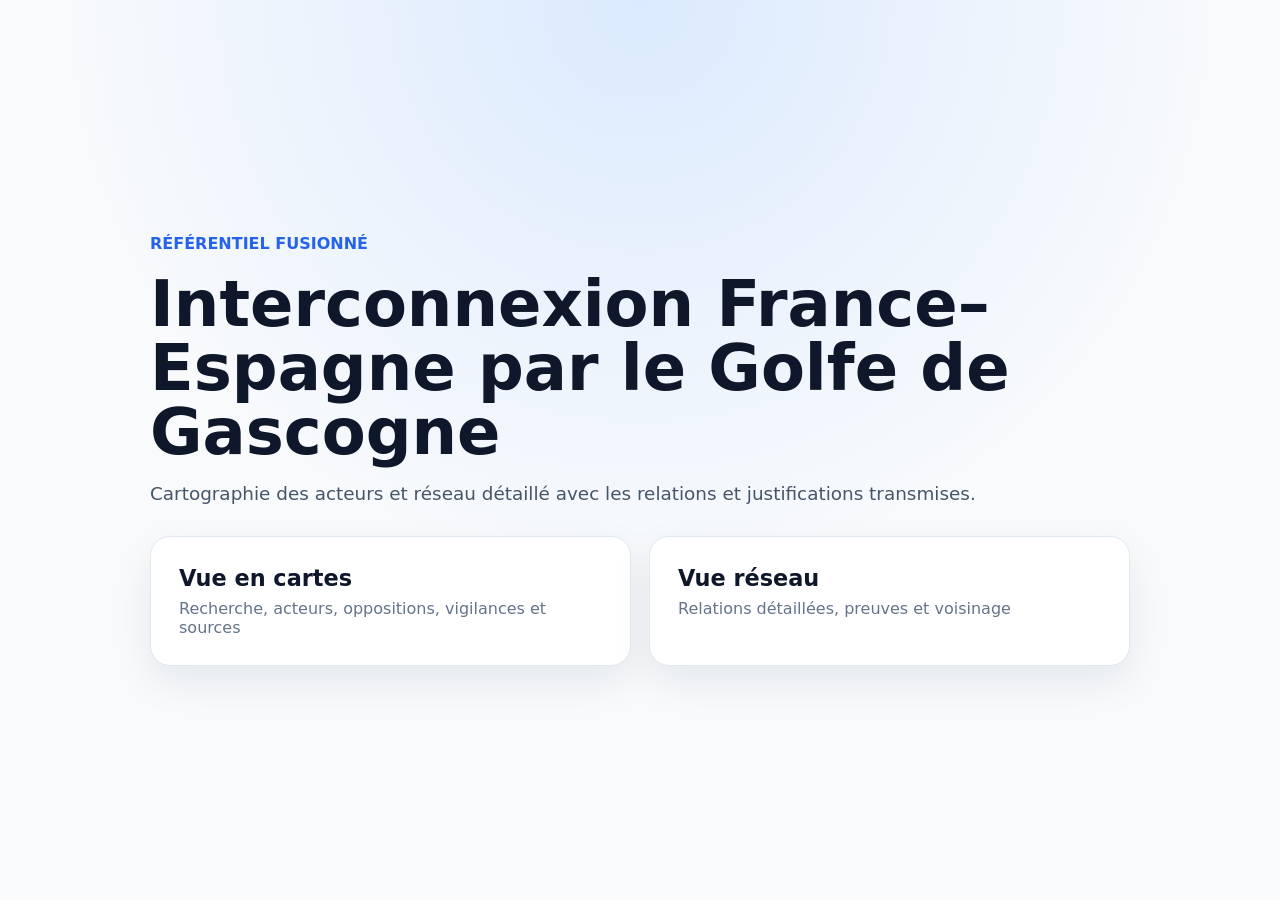
<file: index.html>
<!doctype html><html lang="fr"><head><meta charset="utf-8"><meta name="viewport" content="width=device-width,initial-scale=1"><title>Golfe de Gascogne</title><link rel="stylesheet" href="assets/css/common.css"><link rel="stylesheet" href="assets/css/landing.css"></head><body><main class="landing"><div class="hero"><span class="eyebrow">Référentiel fusionné</span><h1>Interconnexion France–Espagne par le Golfe de Gascogne</h1><p>Cartographie des acteurs et réseau détaillé avec les relations et justifications transmises.</p><div class="choices"><a class="choice" href="apps/cards/"><strong>Vue en cartes</strong><span>Recherche, acteurs, oppositions, vigilances et sources</span></a><a class="choice" href="apps/network/"><strong>Vue réseau</strong><span>Relations détaillées, preuves et voisinage</span></a></div></div></main></body></html>
</file>
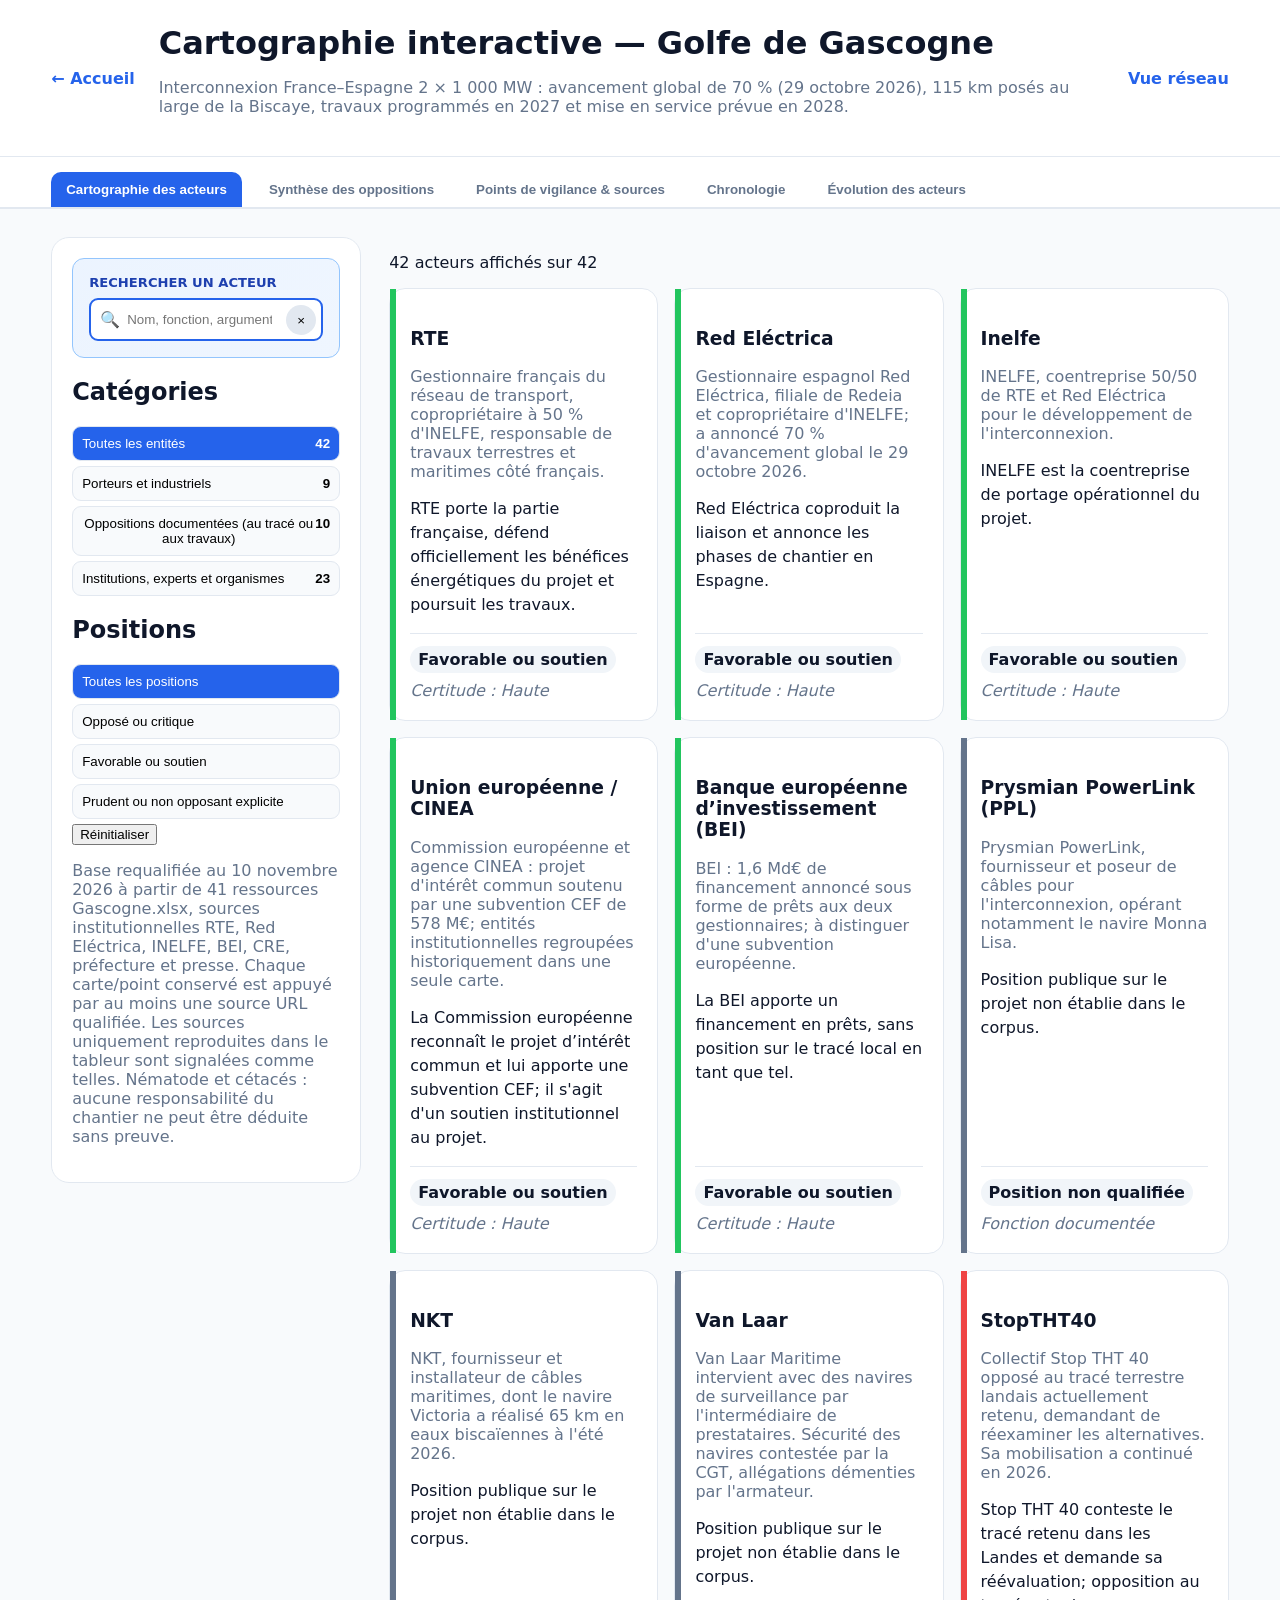
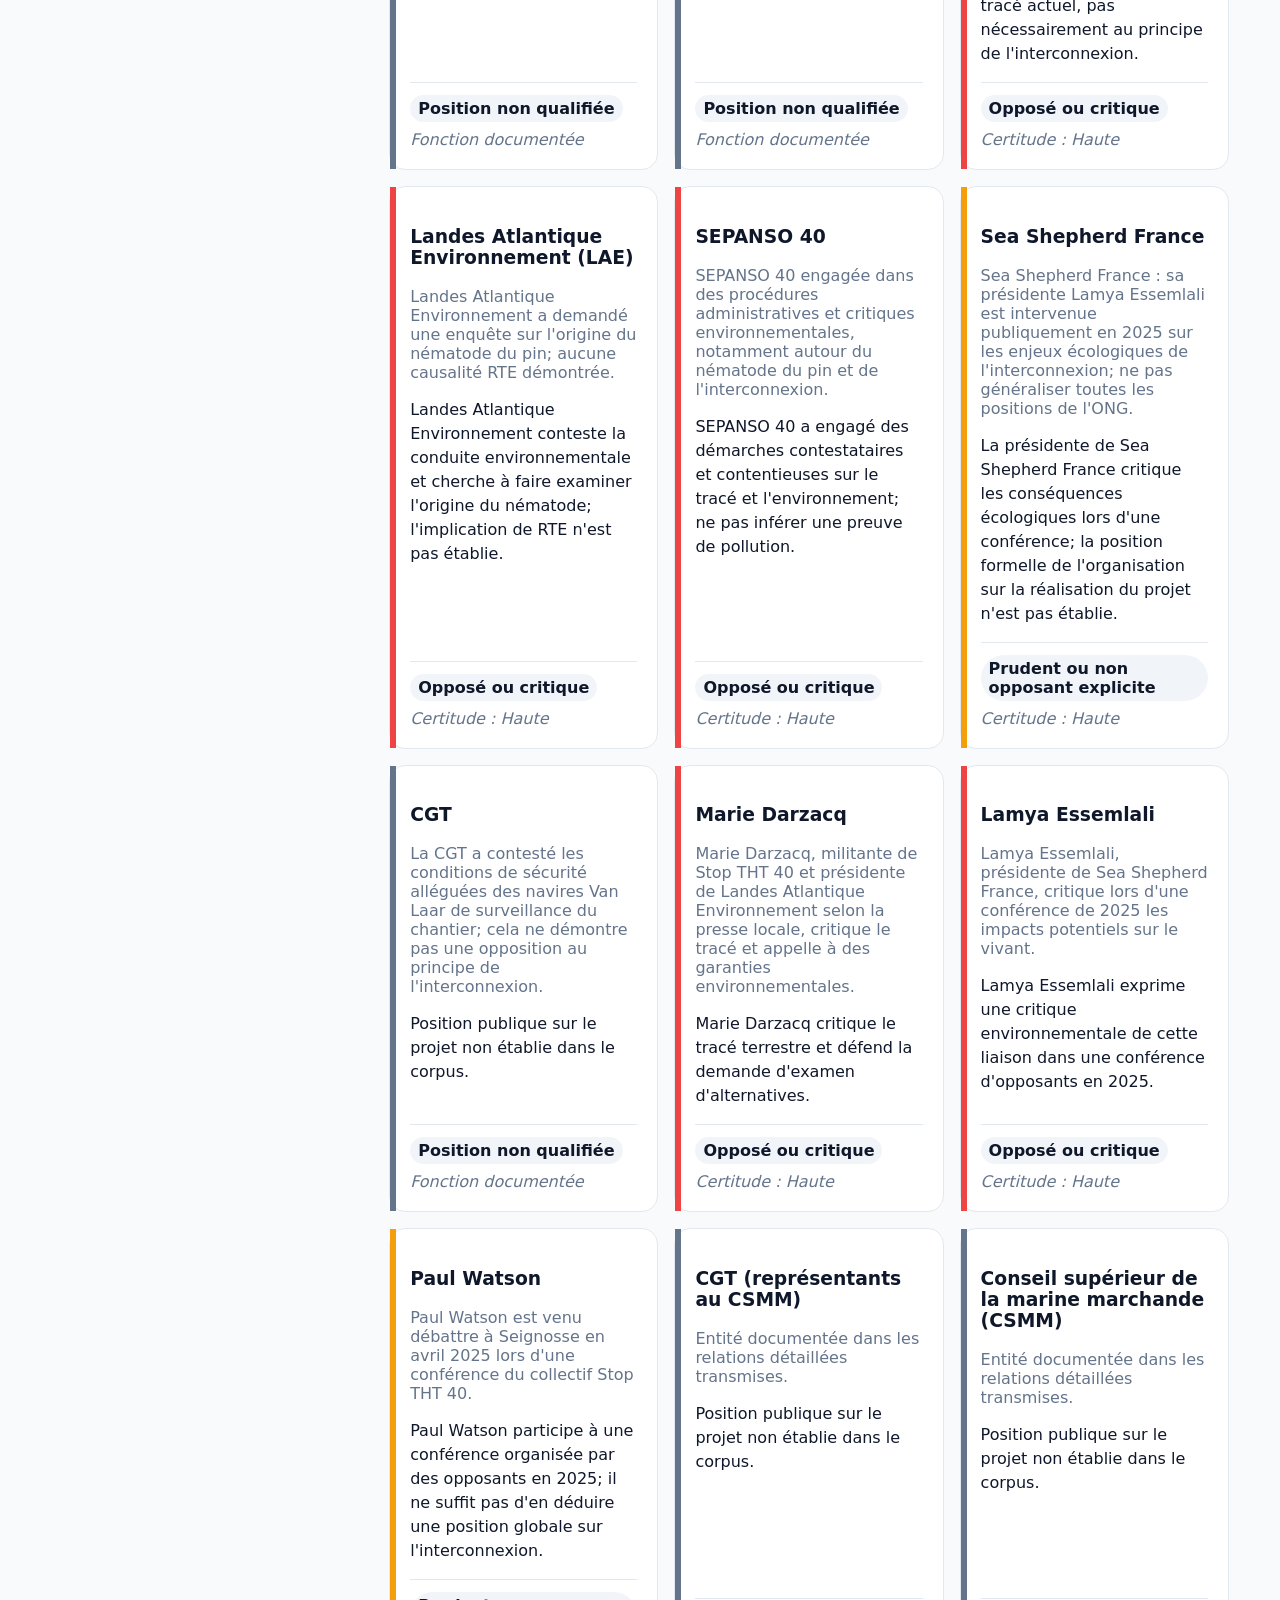
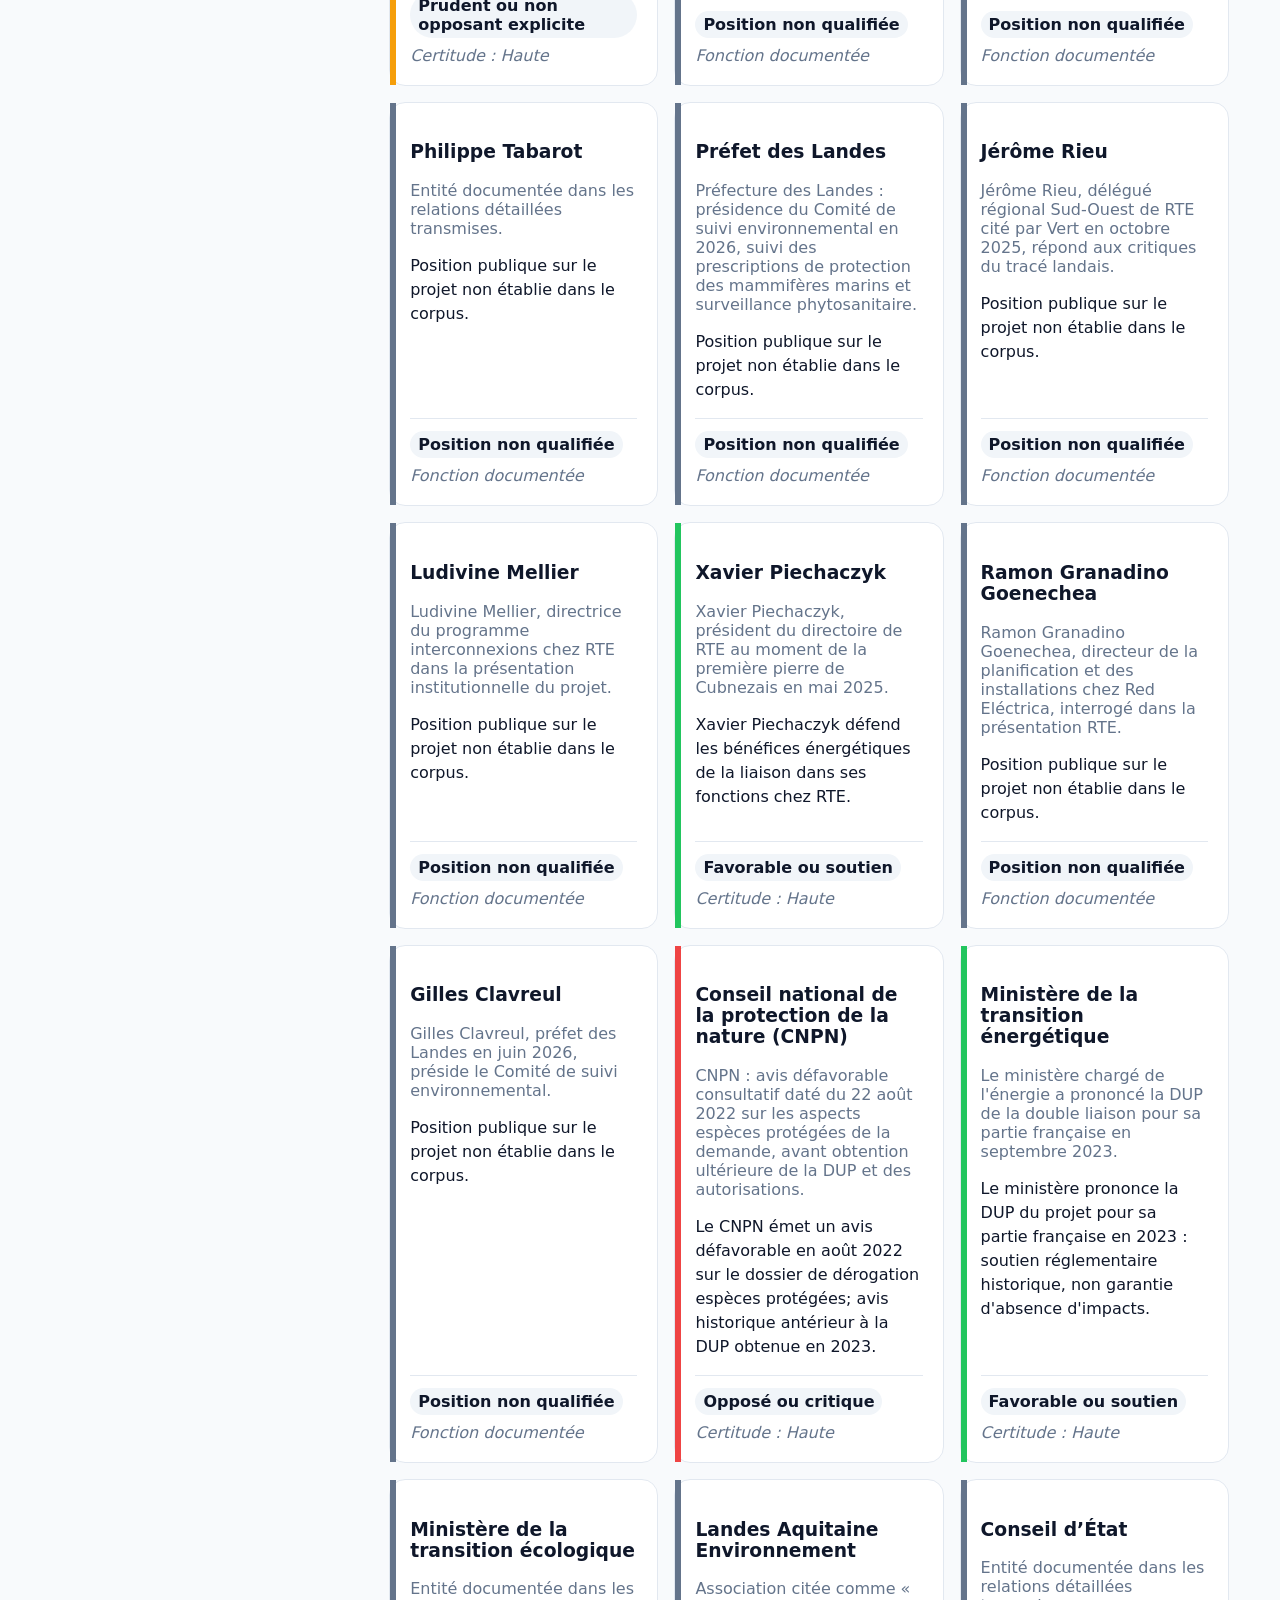
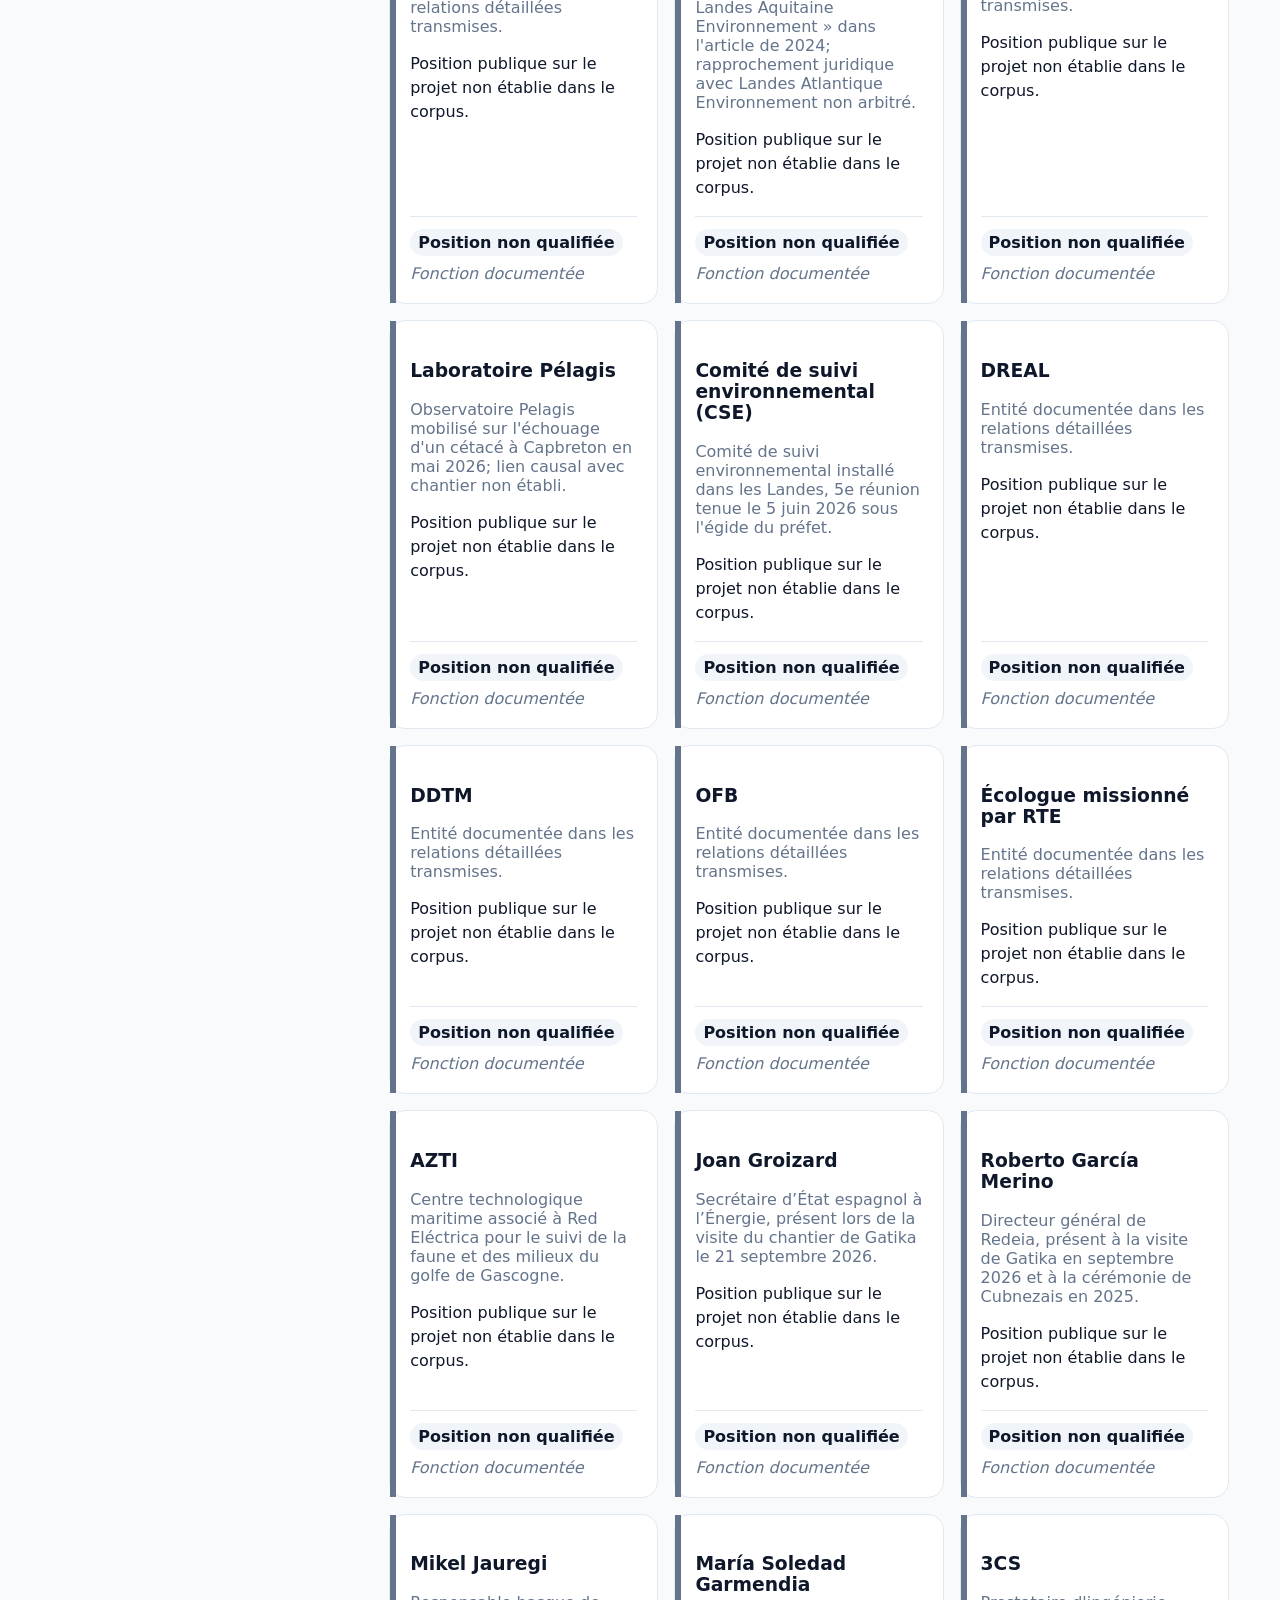
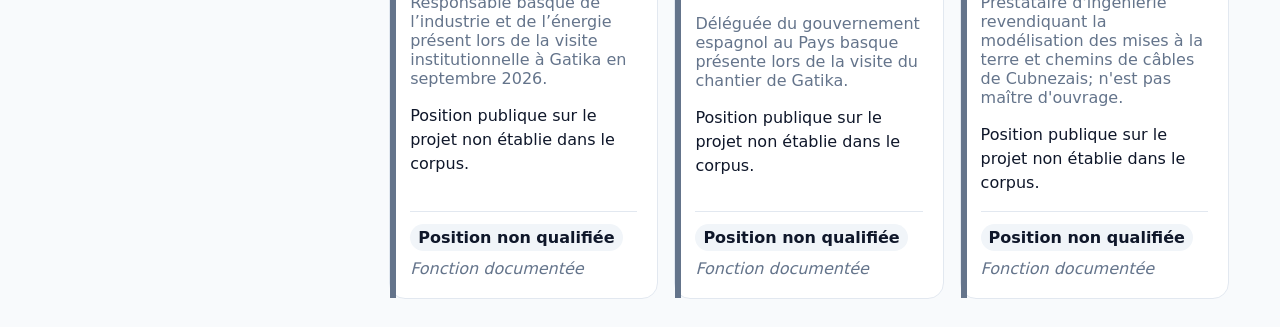
<file: apps/cards/index.html>
<!doctype html><html lang="fr"><head><meta charset="utf-8"><meta name="viewport" content="width=device-width,initial-scale=1"><title>Cartes — Golfe de Gascogne</title><link rel="stylesheet" href="../../assets/css/cards.css?v=gascogne-20261110"><link rel="stylesheet" href="../../assets/css/evolution.css?v=gascogne-20261110"></head><body><header><a href="../../">← Accueil</a><div><h1 id="title"></h1><p id="subtitle"></p></div><a href="../network/">Vue réseau</a></header><nav class="tabs"><button class="tab active" data-tab="carto">Cartographie des acteurs</button><button class="tab" data-tab="griefs">Synthèse des oppositions</button><button class="tab" data-tab="watch">Points de vigilance & sources</button><button class="tab" data-tab="timeline">Chronologie</button><button class="tab" data-tab="evolution">Évolution des acteurs</button></nav><main><section id="carto" class="pane active"><div class="layout"><aside><div class="searchbox"><label>Rechercher un acteur</label><div class="searchwrap"><span>🔍</span><input id="search" type="search" placeholder="Nom, fonction, argument..."><button id="clear">×</button></div></div><h2>Catégories</h2><div id="categories"></div><h2>Positions</h2><div id="stances"></div><button id="reset">Réinitialiser</button><p id="notice"></p></aside><section><p id="count"></p><div id="grid" class="grid"></div></section></div></section><section id="griefs" class="pane"><div id="griefGrid" class="griefGrid"></div></section><section id="watch" class="pane"><article class="listCard"><h2>🔍 Points de vigilance majeurs</h2><ul id="vigilance"></ul></article><article class="listCard"><h2>📰 Médias et sources répertoriés</h2><ul id="sources"></ul></article></section><section id="timeline" class="pane"><article class="listCard"><h2>Chronologie du Golfe de Gascogne</h2><p>Jalons documentés, étapes annoncées et prévisions explicitement distingués.</p></article><div id="timelineGrid" class="griefGrid"></div><article class="listCard"><h2>Repères techniques et financiers</h2><div id="factsGrid" class="griefGrid"></div></article></section><section id="evolution" class="pane"><div id="evolution-root"></div></section></main><dialog id="dialog"><button class="close">×</button><div id="detail"></div></dialog><script type="module" src="../../assets/js/cards.js?v=gascogne-20261110"></script></body></html>
</file>
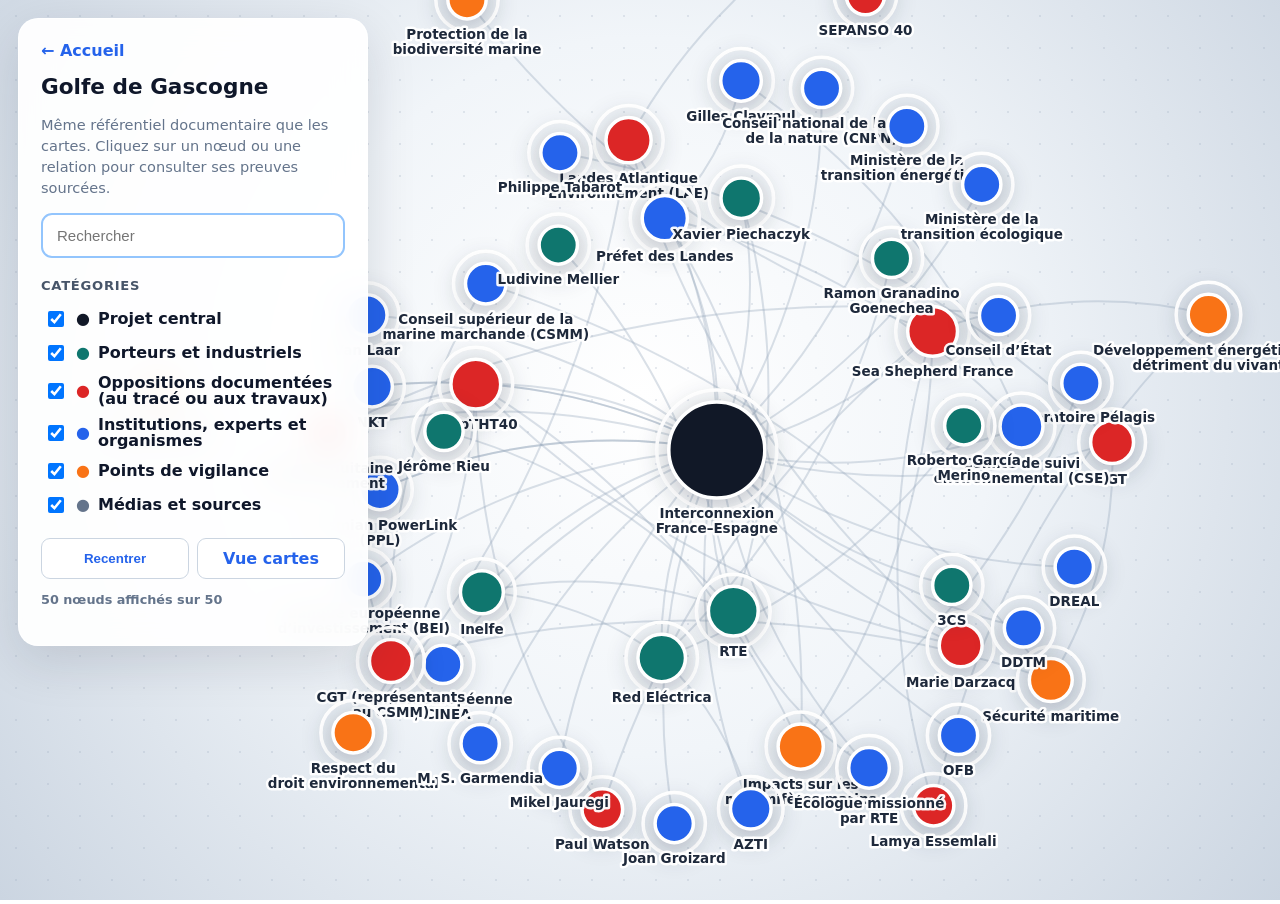
<file: apps/network/index.html>
<!doctype html><html lang="fr"><head><meta charset="utf-8"><meta name="viewport" content="width=device-width,initial-scale=1"><title>Vue réseau — Golfe de Gascogne</title><link rel="stylesheet" href="../../assets/css/network.css?v=gascogne-20261110"></head><body><div id="app"><svg id="svg"></svg><aside class="left"><a href="../../">← Accueil</a><h1>Golfe de Gascogne</h1><p>Même référentiel documentaire que les cartes. Cliquez sur un nœud ou une relation pour consulter ses preuves sourcées.</p><input id="search" type="search" placeholder="Rechercher"><h2>Catégories</h2><div id="filters"></div><div class="buttons"><button id="center">Recentrer</button><a href="../cards/">Vue cartes</a></div><p id="count"></p></aside><aside id="panel" class="right"><button id="close">×</button><div id="details"></div></aside><div id="tip"></div></div><script type="module" src="../../assets/js/network.js?v=gascogne-20261110"></script></body></html>
</file>
<file: assets/css/common.css>
*{box-sizing:border-box}body{margin:0;font-family:Inter,system-ui,sans-serif;color:#0f172a;background:#f8fafc}button,input{font:inherit}a{color:inherit}
</file>
<file: assets/css/landing.css>
.landing{min-height:100vh;display:grid;place-items:center;padding:32px;background:radial-gradient(circle at top,#dbeafe,#f8fafc 52%)}.hero{max-width:980px}.eyebrow{color:#2563eb;font-weight:800;text-transform:uppercase}.hero h1{font-size:clamp(2.2rem,5vw,4.6rem);line-height:1;margin:.3em 0}.hero p{font-size:1.15rem;color:#475569}.choices{display:grid;grid-template-columns:repeat(2,1fr);gap:18px;margin-top:32px}.choice{display:flex;flex-direction:column;gap:8px;text-decoration:none;background:white;padding:28px;border-radius:20px;border:1px solid #e2e8f0;box-shadow:0 16px 40px #0f172a14}.choice strong{font-size:1.4rem}.choice span{color:#64748b}@media(max-width:700px){.choices{grid-template-columns:1fr}}
</file>
<file: assets/css/cards.css>
:root{--blue:#2563eb;--border:#e2e8f0}*{box-sizing:border-box}body{margin:0;font-family:Inter,system-ui,sans-serif;background:#f8fafc;color:#0f172a}header{display:flex;align-items:center;gap:24px;padding:24px 4vw;background:white;border-bottom:1px solid var(--border)}header div{flex:1}header h1{margin:0}header p,.role,.muted,#notice{color:#64748b}header a{color:var(--blue);font-weight:700;text-decoration:none}.tabs{display:flex;gap:12px;padding:15px 4vw 0;background:white;border-bottom:2px solid var(--border)}.tab{border:0;background:none;padding:10px 15px;border-radius:10px 10px 0 0;color:#64748b;font-weight:700}.tab.active{background:var(--blue);color:white}.pane{display:none;padding:28px 4vw}.pane.active{display:block}.layout{display:grid;grid-template-columns:310px 1fr;gap:28px}aside{position:sticky;top:18px;align-self:start;background:white;border:1px solid var(--border);border-radius:18px;padding:20px}.searchbox{padding:16px;border:1px solid #93c5fd;border-radius:12px;background:linear-gradient(135deg,#dbeafe88,#eff6ff)}.searchbox label{display:block;color:#1e40af;font-weight:800;text-transform:uppercase;font-size:.82rem}.searchwrap{position:relative;margin-top:8px}.searchwrap span{position:absolute;left:11px;top:12px}.searchwrap input{width:100%;padding:12px 36px;border:2px solid var(--blue);border-radius:9px}.searchwrap button{position:absolute;right:7px;top:7px;border:0;background:#e2e8f0;border-radius:50%;width:30px;height:30px}.filter{width:100%;display:flex;justify-content:space-between;margin:5px 0;padding:9px;border:1px solid var(--border);background:#f8fafc;border-radius:9px}.filter.active{background:var(--blue);color:white}.grid{display:grid;grid-template-columns:repeat(auto-fill,minmax(245px,1fr));gap:16px}.card{position:relative;display:flex;flex-direction:column;background:white;border:1px solid var(--border);border-radius:16px;padding:20px;min-height:270px;cursor:pointer}.card:before{content:"";position:absolute;inset:0 auto 0 0;width:6px;background:var(--stance)}.position{flex:1;line-height:1.5}.footer{display:flex;flex-direction:column;align-items:flex-start;gap:8px;border-top:1px solid var(--border);padding-top:12px}.badge{padding:4px 8px;border-radius:99px;background:#f1f5f9;font-weight:800}.footer span:last-child{color:#64748b;font-style:italic}.griefGrid{display:grid;grid-template-columns:repeat(auto-fill,minmax(390px,1fr));gap:20px}.griefCard,.listCard{background:white;border:1px solid var(--border);border-radius:16px;padding:24px}.listCard{margin-bottom:20px}.listCard li{margin:10px 0;line-height:1.5}dialog{width:min(780px,calc(100% - 28px));border:0;border-radius:20px;padding:28px}.close{float:right}.proof,.relation{padding:12px;margin:9px 0;background:#f8fafc;border-left:4px solid var(--blue);border-radius:8px}.proof small{display:block;color:#64748b}@media(max-width:850px){.layout{grid-template-columns:1fr}aside{position:static}.tabs{flex-wrap:wrap}.griefGrid{grid-template-columns:1fr}}

.pane .timeline-date{display:inline-block;color:#475569;font-weight:800;margin-bottom:5px}.pane .factValue{font-weight:800;color:#0f766e;font-size:1.38rem}.pane .griefCard a,.pane .listCard a{color:#1d4ed8}.pane .griefCard small{line-height:1.5;display:block}.tabs{overflow-x:auto;flex-wrap:wrap}.tab{cursor:pointer}.tab:focus-visible{outline:3px solid #f59e0b;outline-offset:2px}
</file>
<file: assets/css/evolution.css>
/* Styles isolés de l'onglet Évolution */
.evolution-app { display: grid; gap: 22px; }
.evolution-top { display: flex; align-items: center; justify-content: space-between; gap: 20px; flex-wrap: wrap; }
.evolution-top h2 { margin: 0 0 4px; font-size: 1.55rem; }
.evolution-top p { margin: 0; color: var(--muted, #64748b); }
.evolution-modes { display: flex; gap: 5px; padding: 5px; border-radius: 12px; background: #e2e8f0; }
.evolution-modes button { border: 0; padding: 10px 16px; border-radius: 9px; cursor: pointer; background: transparent; color: #475569; font-weight: 700; }
.evolution-modes button.is-active { background: #fff; color: #1d4ed8; box-shadow: 0 2px 5px #0f172a16; }
.evolution-metrics { display: grid; grid-template-columns: repeat(3, minmax(0, 1fr)); gap: 12px; }
.evolution-metric, .evolution-panel { background: #fff; border: 1px solid var(--border, #e2e8f0); border-radius: 12px; box-shadow: var(--shadow, 0 3px 8px #0f172a0a); }
.evolution-metric { padding: 18px; display: grid; gap: 5px; }
.evolution-metric span { font-size: .85rem; color: var(--muted, #64748b); }
.evolution-metric strong { font-size: 2rem; font-variant-numeric: tabular-nums; }
.evolution-panel { padding: 24px; min-width: 0; }
.evolution-section-title { display: flex; justify-content: space-between; align-items: center; gap: 18px; flex-wrap: wrap; margin-bottom: 18px; }
.evolution-section-title h3 { margin: 0; font-size: 1.1rem; }
.evolution-section-title label { display: flex; align-items: center; gap: 8px; color: #475569; font-size: .85rem; font-weight: 600; }
.evolution-section-title select, .evolution-section-title input { padding: 9px 12px; border: 1px solid #cbd5e1; border-radius: 9px; background: #fff; color: #0f172a; font: inherit; min-width: 160px; }
.evolution-chart { width: 100%; overflow-x: auto; }
.evolution-chart svg { display: block; height: auto; max-height: 400px; }
.evolution-legend { display: flex; flex-wrap: wrap; gap: 9px; margin-top: 16px; }
.evolution-legend-button { display: inline-flex; align-items: center; gap: 7px; border: 1px solid #cbd5e1; border-radius: 999px; padding: 6px 10px; background: #fff; color: #64748b; font-size: .82rem; cursor: pointer; opacity: .5; }
.evolution-legend-button.is-on { opacity: 1; color: #0f172a; }
.evolution-swatch { display: inline-block; flex-shrink: 0; width: 12px; height: 12px; border-radius: 3px; }
.evolution-hint { font-size: .83rem; color: var(--muted, #64748b); }
.evolution-roster { display: grid; gap: 9px; }
.evolution-person { display: flex; align-items: flex-start; gap: 12px; padding: 12px; border-radius: 9px; border: 1px solid #e2e8f0; }
.evolution-person .evolution-swatch { margin-top: 5px; }
.evolution-person strong { display: block; font-size: .92rem; }
.evolution-person small { display: block; color: #64748b; margin-top: 3px; line-height: 1.45; }
.evolution-warning { color: #92400e; font-size: .85rem; }
.evolution-empty h2 { margin-top: 0; }
@media (max-width: 650px) {
  .evolution-metrics { grid-template-columns: 1fr; }
  .evolution-panel { padding: 15px; } 
  .evolution-section-title { align-items: stretch; flex-direction: column; }
  .evolution-section-title input { width: 100%; }
}

/* Ajustements Bosquel : isolation des contrôles du graphique et traçabilité. */
#evolution .evolution-wrap{max-width:1400px}
#evolution .evolution-method{font-size:.82rem;line-height:1.45;margin-top:8px;max-width:880px;color:#64748b}
#evolution .evolution-sources a{color:#1d4ed8;text-decoration:underline;text-underline-offset:2px}
#evolution .evolution-person>div{min-width:0}
#evolution .evolution-section-title input{width:auto;margin-top:0;border:1px solid #cbd5e1}
#evolution .evolution-section-title select{margin-top:0;width:auto}
#evolution .evolution-person small{overflow-wrap:anywhere}

/* Escaudain — classification des positions et filtres de périmètre. */
#evolution .evolution-scope{display:flex;gap:5px;background:#e2e8f0;padding:5px;border-radius:12px;flex-wrap:wrap}
#evolution .evolution-scope button{border:0;background:transparent;border-radius:9px;cursor:pointer;padding:10px 13px;font-weight:700;color:#475569}
#evolution .evolution-scope button.is-active{background:#fff;color:#1d4ed8;box-shadow:0 2px 5px #0f172a16}
#evolution .evolution-top{align-items:flex-start}
#evolution .evolution-method{max-width:920px;line-height:1.5;margin-top:9px;font-size:.86rem}
#evolution .evolution-sources a{color:#1d4ed8;text-decoration:underline;text-underline-offset:2px}
#evolution .evolution-person small{overflow-wrap:anywhere}
#evolution .evolution-section-title input,#evolution .evolution-section-title select{width:auto;margin-top:0}
@media (max-width:900px){#evolution .evolution-scope,#evolution .evolution-modes{width:100%;justify-content:flex-start;flex-wrap:wrap}}

#evolution .evolution-app{max-width:1420px;margin:auto}
#evolution .evolution-method{max-width:950px;line-height:1.5;font-size:.84rem;margin-top:8px}
#evolution .evolution-modes,#evolution .evolution-scope{flex-wrap:wrap}
#evolution .evolution-sources a{color:#2563eb;text-decoration:underline}
#evolution .evolution-person small{overflow-wrap:anywhere}
@media(max-width:850px){#evolution .evolution-modes{width:100%}}
</file>
<file: assets/css/network.css>
*{box-sizing:border-box}body{margin:0;font-family:Inter,system-ui,-apple-system,"Segoe UI",sans-serif;overflow:hidden;color:#0f172a}#app{width:100vw;height:100vh;background:radial-gradient(circle at 50% 44%,#fff 0,#f1f5f9 44%,#cbd5e1 100%);position:relative}#app:before{content:"";position:absolute;inset:0;background-image:radial-gradient(#94a3b8 1px,transparent 1px);background-size:32px 32px;opacity:.22;pointer-events:none}svg{position:relative;width:100%;height:100%;cursor:grab}.left,.right{position:absolute;top:18px;background:#fffffff0;backdrop-filter:blur(16px);border:1px solid #ffffffcc;border-radius:20px;box-shadow:0 16px 50px #0f172a22;padding:22px;z-index:5}.left{left:18px;width:350px;max-height:calc(100vh - 36px);overflow:auto}.right{right:18px;width:430px;max-height:calc(100vh - 36px);overflow:auto;transform:translateX(120%);opacity:0;pointer-events:none;transition:transform .3s,opacity .3s}.right.active{transform:none;opacity:1;pointer-events:auto}.left>a{color:#2563eb;font-weight:750;text-decoration:none}.left h1{font-size:1.35rem;margin:14px 0 4px}.left>p{color:#64748b;font-size:.91rem;line-height:1.45}.left input{width:100%;padding:12px 14px;border:2px solid #93c5fd;border-radius:11px;font-size:.94rem}.left h2{font-size:.82rem;text-transform:uppercase;letter-spacing:.055em;color:#475569;margin:20px 0 9px}.check{display:grid;grid-template-columns:20px 14px minmax(0,1fr);align-items:center;column-gap:8px;min-height:34px;padding:5px 7px;border-radius:8px;font-size:.94rem;font-weight:600;line-height:1.25}.check:hover{background:#f1f5f9}.check input{width:16px;height:16px;margin:0}.check span{font-size:1rem;line-height:1}.buttons{display:flex;gap:8px;margin-top:16px}.buttons button,.buttons a{flex:1;padding:10px;text-align:center;border:1px solid #cbd5e1;border-radius:9px;background:white;text-decoration:none;color:#2563eb;font-weight:750}.right>button{float:right;border:0;border-radius:50%;width:34px;height:34px;font-size:1.1rem}.node{cursor:pointer;transition:opacity .22s}.node circle{stroke:#fff;stroke-width:3.5;filter:drop-shadow(0 5px 9px #0f172a3b);transition:transform .22s,filter .22s,stroke .22s,stroke-width .22s}.node text{font-size:13.5px;font-weight:800;text-anchor:middle;paint-order:stroke fill;stroke:#fffffff2;stroke-width:5px;stroke-linejoin:round;fill:#1e293b;pointer-events:none;transition:font-size .22s,opacity .22s}.node:hover circle,.node.active circle{transform:scale(1.2);stroke:#0f172a;stroke-width:4.5;filter:drop-shadow(0 8px 15px #0f172a55)}.node:hover text,.node.active text{font-size:15px}.node.dimmed{opacity:.12}.link{fill:none;stroke:#94a3b8;stroke-opacity:.34;stroke-width:2;cursor:pointer;transition:stroke .2s,stroke-opacity .2s,stroke-width .2s}.link:hover,.link.active{stroke:#2563eb;stroke-opacity:.95;stroke-width:4}.link.dimmed{stroke-opacity:.035}.hidden{display:none}.proof,.relationBox{padding:12px;margin:9px 0;background:#f8fafc;border-radius:9px;border-left:4px solid #2563eb;line-height:1.45}.right a{color:#2563eb}#tip{position:absolute;display:none;z-index:20;max-width:330px;background:#0f172af2;color:white;padding:10px 13px;border-radius:10px;font-size:.84rem;line-height:1.35;pointer-events:none;box-shadow:0 12px 30px #0f172a55}#tip strong{display:block;font-size:.92rem;margin-bottom:3px}#tip small{color:#cbd5e1}#count{font-size:.8rem;font-weight:700;color:#64748b}@media(max-width:780px){.left{width:calc(100% - 36px);max-height:40vh;top:auto;bottom:18px}.right{width:calc(100% - 36px);max-height:56vh}.node text{font-size:12px}}
</file>
